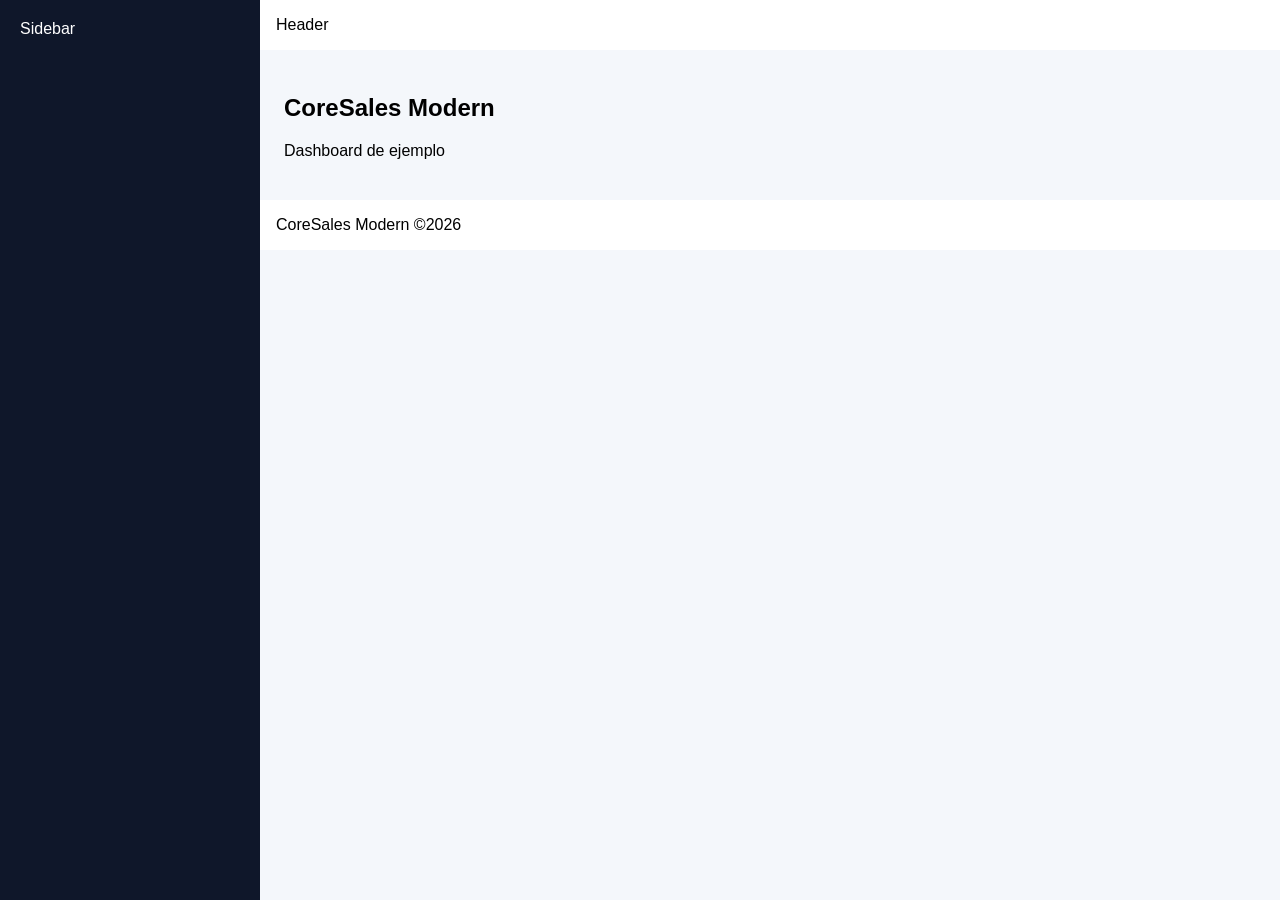
<file: index.html>
<!DOCTYPE html><html lang="es"><head><meta charset="UTF-8"><title>CoreSales Modern</title>
<link rel="stylesheet" href="css/styles.css"></head><body>
<div class="app">
<aside class="sidebar">Sidebar</aside>
<main><header>Header</header><section id="dashboard"></section><footer>CoreSales Modern ©2026</footer></main>
</div>
<script src="js/app.js"></script></body></html>
</file>
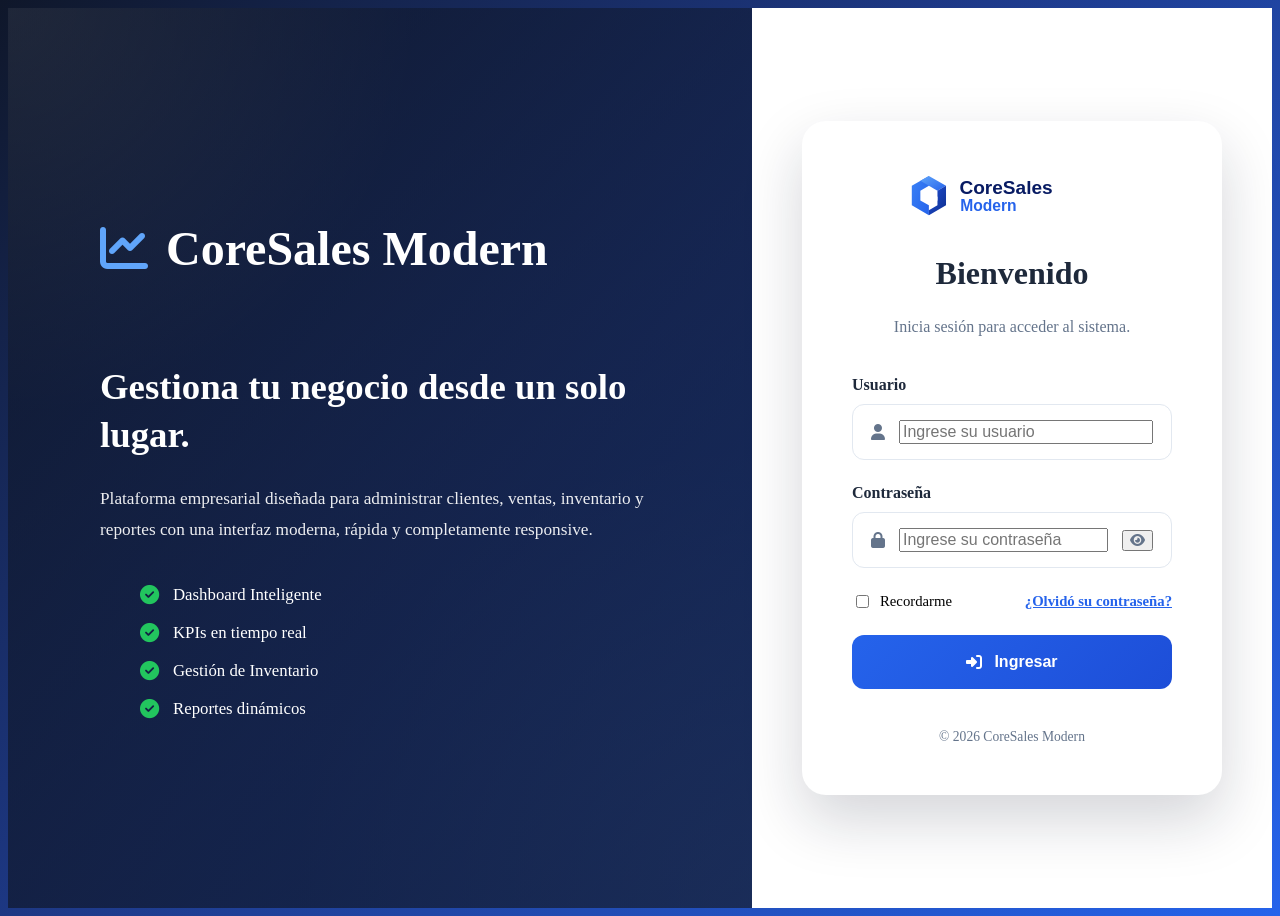
<file: login.html>
<!DOCTYPE html>
<html lang="es">

<head>
    <meta charset="UTF-8">
    <meta name="viewport" content="width=device-width, initial-scale=1.0">

    <title>CoreSales Modern | Iniciar Sesión</title>

    <!-- CSS -->
    <link rel="stylesheet" href="css/reset.css">
    <link rel="stylesheet" href="css/variables.css">
    <link rel="stylesheet" href="css/login.css">

    <!-- Google Fonts -->
    <link rel="preconnect" href="https://fonts.googleapis.com">
    <link rel="preconnect" href="https://fonts.gstatic.com" crossorigin>

    <link href="https://fonts.googleapis.com/css2?family=Inter:wght@300;400;500;600;700&display=swap"
        rel="stylesheet">

    <!-- Font Awesome -->
    <link rel="stylesheet"
        href="https://cdnjs.cloudflare.com/ajax/libs/font-awesome/6.7.2/css/all.min.css">
</head>

<body>

    <main class="login-page">

        <!-- Panel izquierdo -->
        <section class="welcome-panel">

            <div class="overlay"></div>

            <div class="welcome-content">

                <div class="brand">

                    <i class="fa-solid fa-chart-line brand-icon"></i>

                    <h1>CoreSales Modern</h1>

                </div>

                <h2>Gestiona tu negocio desde un solo lugar.</h2>

                <p>

                    Plataforma empresarial diseñada para administrar clientes,
                    ventas, inventario y reportes con una interfaz moderna,
                    rápida y completamente responsive.

                </p>

                <ul>

                    <li>
                        <i class="fa-solid fa-circle-check"></i>
                        Dashboard Inteligente
                    </li>

                    <li>
                        <i class="fa-solid fa-circle-check"></i>
                        KPIs en tiempo real
                    </li>

                    <li>
                        <i class="fa-solid fa-circle-check"></i>
                        Gestión de Inventario
                    </li>

                    <li>
                        <i class="fa-solid fa-circle-check"></i>
                        Reportes dinámicos
                    </li>

                </ul>

            </div>

        </section>

        <!-- Panel derecho -->
        <section class="login-panel">

            <div class="login-card">

                <div class="logo">

                    <!--<i class="fa-solid fa-store"></i>-->
                    <img src="images/coresales-logo.svg" alt="CoreSales">

                </div>

                <h2>Bienvenido</h2>

                <p>

                    Inicia sesión para acceder al sistema.

                </p>

                <form id="loginForm">

                    <div class="input-group">

                        <label for="username">

                            Usuario

                        </label>

                        <div class="input-icon">

                            <i class="fa-solid fa-user"></i>

                            <input
                                type="text"
                                id="username"
                                placeholder="Ingrese su usuario"
                                required>

                        </div>

                    </div>

                    <div class="input-group">

                        <label for="password">

                            Contraseña

                        </label>

                        <div class="input-icon">

                            <i class="fa-solid fa-lock"></i>

                            <input
                                type="password"
                                id="password"
                                placeholder="Ingrese su contraseña"
                                required>

                            <button
                                type="button"
                                id="togglePassword"
                                class="show-password">

                                <i class="fa-solid fa-eye"></i>

                            </button>

                        </div>

                    </div>

                    <div class="options">

                        <label class="remember">

                            <input type="checkbox">

                            Recordarme

                        </label>

                        <a href="#">

                            ¿Olvidó su contraseña?

                        </a>

                    </div>

                    <button
                        class="btn-login"
                        type="submit">

                        <i class="fa-solid fa-right-to-bracket"></i>

                        Ingresar

                    </button>

                </form>

                <div class="footer">

                    © 2026 CoreSales Modern

                </div>

            </div>

        </section>

    </main>

    <script src="js/login.js"></script>

</body>

</html>
</file>
<file: css/styles.css>
@import url('variables.css');
body{margin:0;font-family:Arial,sans-serif;background:#f4f7fb}
.app{display:grid;grid-template-columns:260px 1fr;min-height:100vh}
.sidebar{background:#0f172a;color:#fff;padding:20px}
header,footer{padding:16px;background:#fff}
#dashboard{padding:24px}
</file>
<file: css/variables.css>
/*==================================================
  CoreSales Modern
  Variables Globales
===================================================*/

:root{

    /*==================================================
      PALETA PRINCIPAL
    ==================================================*/

    --primary: #2563EB;
    --primary-dark: #1D4ED8;
    --primary-light: #DBEAFE;

    --secondary: #10B981;
    --secondary-dark: #059669;

    --warning: #F59E0B;
    --danger: #EF4444;
    --success: #22C55E;
    --info: #0EA5E9;

    /*==================================================
      GRISES
    ==================================================*/

    --gray-50: #F8FAFC;
    --gray-100: #F1F5F9;
    --gray-200: #E2E8F0;
    --gray-300: #CBD5E1;
    --gray-400: #94A3B8;
    --gray-500: #64748B;
    --gray-600: #475569;
    --gray-700: #334155;
    --gray-800: #1E293B;
    --gray-900: #0F172A;

    /*==================================================
      FONDOS
    ==================================================*/

    --background: #F5F7FA;
    --surface: #FFFFFF;
    --surface-secondary: #F8FAFC;

    --sidebar-background: #0F172A;
    --sidebar-hover: #1E293B;
    --sidebar-active: #2563EB;

    --header-background: #FFFFFF;

    /*==================================================
      TEXTO
    ==================================================*/

    --text-primary: #1E293B;
    --text-secondary: #64748B;
    --text-light: #94A3B8;
    --text-white: #FFFFFF;

    /*==================================================
      BORDES
    ==================================================*/

    --border-color: #E2E8F0;
    --border-radius-xs: 4px;
    --border-radius-sm: 8px;
    --border-radius-md: 12px;
    --border-radius-lg: 16px;
    --border-radius-xl: 24px;

    /*==================================================
      SOMBRAS
    ==================================================*/

    --shadow-xs:
        0 1px 2px rgba(15,23,42,.05);

    --shadow-sm:
        0 2px 6px rgba(15,23,42,.08);

    --shadow-md:
        0 8px 20px rgba(15,23,42,.10);

    --shadow-lg:
        0 12px 32px rgba(15,23,42,.14);

    --shadow-xl:
        0 18px 48px rgba(15,23,42,.18);

    /*==================================================
      TIPOGRAFÍA
    ==================================================*/

    --font-family:
        "Inter",
        "Segoe UI",
        sans-serif;

    --font-size-xs: .75rem;
    --font-size-sm: .875rem;
    --font-size-md: 1rem;
    --font-size-lg: 1.125rem;
    --font-size-xl: 1.5rem;
    --font-size-2xl: 2rem;
    --font-size-3xl: 2.8rem;

    --font-light: 300;
    --font-normal: 400;
    --font-medium: 500;
    --font-semibold: 600;
    --font-bold: 700;

    --line-height: 1.6;

    /*==================================================
      ESPACIADOS
    ==================================================*/

    --space-1: 4px;
    --space-2: 8px;
    --space-3: 12px;
    --space-4: 16px;
    --space-5: 20px;
    --space-6: 24px;
    --space-8: 32px;
    --space-10: 40px;
    --space-12: 48px;
    --space-16: 64px;

    /*==================================================
      SIDEBAR
    ==================================================*/

    --sidebar-width: 270px;
    --sidebar-collapsed: 85px;

    /*==================================================
      HEADER
    ==================================================*/

    --header-height: 75px;

    /*==================================================
      FOOTER
    ==================================================*/

    --footer-height: 60px;

    /*==================================================
      TARJETAS
    ==================================================*/

    --card-padding: 24px;
    --card-radius: 16px;

    /*==================================================
      BOTONES
    ==================================================*/

    --button-height: 46px;
    --button-radius: 10px;

    /*==================================================
      INPUTS
    ==================================================*/

    --input-height: 48px;
    --input-radius: 10px;

    /*==================================================
      TRANSICIONES
    ==================================================*/

    --transition-fast: .20s ease;
    --transition-normal: .30s ease;
    --transition-slow: .50s ease;

    /*==================================================
      Z-INDEX
    ==================================================*/

    --z-sidebar: 100;
    --z-header: 200;
    --z-dropdown: 300;
    --z-modal: 999;

}
</file>
<file: css/login.css>
/*==================================================
  CoreSales Modern
  Login
===================================================*/

/*==========================================
  BODY
==========================================*/

body{

    background:
    linear-gradient(
        135deg,
        #0F172A 0%,
        #1E3A8A 45%,
        #2563EB 100%
    );

    min-height:100vh;

    overflow:hidden;

}

/*==========================================
  PÁGINA
==========================================*/

.login-page{

    display:grid;

    grid-template-columns:
        1fr
        520px;

    min-height:100vh;

}

/*==========================================
  PANEL IZQUIERDO
==========================================*/

.welcome-panel{

    position:relative;

    display:flex;

    align-items:center;

    justify-content:center;

    padding:80px;

    color:white;

    overflow:hidden;

}

/* Fondo decorativo */

.welcome-panel::before{

    content:"";

    position:absolute;

    inset:0;

    background:

        radial-gradient(circle at top left,
        rgba(255,255,255,.15),
        transparent 35%),

        radial-gradient(circle at bottom right,
        rgba(255,255,255,.08),
        transparent 40%);

}

/* Overlay */

.overlay{

    position:absolute;

    inset:0;

    background:

    linear-gradient(

        rgba(15,23,42,.55),

        rgba(15,23,42,.70)

    );

}

/*==========================================
  CONTENIDO
==========================================*/

.welcome-content{

    position:relative;

    z-index:2;

    max-width:560px;

}

.brand{

    display:flex;

    align-items:center;

    gap:18px;

    margin-bottom:48px;

}

.brand-icon{

    font-size:3rem;

    color:#60A5FA;

}

.brand h1{

    font-size:3rem;

    font-weight:700;

}

.welcome-content h2{

    font-size:2.3rem;

    margin-bottom:24px;

    line-height:1.3;

}

.welcome-content p{

    font-size:1.08rem;

    opacity:.92;

    line-height:1.8;

    margin-bottom:40px;

}

.welcome-content ul{

    display:flex;

    flex-direction:column;

    gap:18px;

}

.welcome-content li{

    display:flex;

    align-items:center;

    gap:14px;

    font-size:1.05rem;

}

.welcome-content li i{

    color:#22C55E;

    font-size:1.2rem;

}

/*==========================================
  PANEL LOGIN
==========================================*/

.login-panel{

    display:flex;

    align-items:center;

    justify-content:center;

    background:white;

    padding:50px;

}

/*==========================================
  TARJETA
==========================================*/

.login-card{

    width:100%;

    max-width:420px;

    background:white;

    border-radius:24px;

    padding:50px;

    box-shadow:

        0 25px 60px rgba(15,23,42,.18);

    animation:fadeCard .7s ease;

}

/*==========================================
  LOGO
==========================================*/
/*
.logo{

    width:90px;

    height:90px;

    margin:0 auto 30px;

    border-radius:50%;

    display:flex;

    justify-content:center;

    align-items:center;

    background:

    linear-gradient(

        135deg,

        var(--primary),

        var(--primary-dark)

    );

    color:white;

    font-size:2rem;

}
*/
.logo{

    display:flex;

    justify-content:center;

    align-items:center;

    width:100%;

    margin-bottom:30px;

    background:none;

    border-radius:0;

}

.logo img{

    width:220px;

    height:auto;

}



/*==========================================
  TÍTULOS
==========================================*/

.login-card h2{

    text-align:center;

    font-size:2rem;

    font-weight:700;

    color:var(--text-primary);

}

.login-card>p{

    text-align:center;

    color:var(--text-secondary);

    margin-top:10px;

    margin-bottom:40px;

}

/*==========================================
  FORMULARIO
==========================================*/

#loginForm{

    display:flex;

    flex-direction:column;

    gap:24px;

}

/*==========================================
  LABEL
==========================================*/

.input-group label{

    display:block;

    margin-bottom:10px;

    font-weight:600;

    color:var(--text-primary);

}

/*==========================================
  INPUT
==========================================*/

.input-icon{

    display:flex;

    align-items:center;

    gap:14px;

    height:54px;

    padding:0 18px;

    border:1px solid var(--border-color);

    border-radius:12px;

    background:white;

    transition:.25s;

}

.input-icon:hover{

    border-color:var(--primary);

}

.input-icon:focus-within{

    border-color:var(--primary);

    box-shadow:

    0 0 0 4px

    rgba(37,99,235,.15);

}

.input-icon i{

    color:var(--gray-500);

}

.input-icon input{

    flex:1;

    font-size:1rem;

}

/*==========================================
  MOSTRAR PASSWORD
==========================================*/

.show-password{

    color:var(--gray-500);

    transition:.25s;

}

.show-password:hover{

    color:var(--primary);

}

/*==========================================
  OPCIONES
==========================================*/

.options{

    display:flex;

    justify-content:space-between;

    align-items:center;

    font-size:.92rem;

}

.remember{

    display:flex;

    align-items:center;

    gap:8px;

    cursor:pointer;

}

.remember input{

    accent-color:var(--primary);

}

.options a{

    color:var(--primary);

    font-weight:600;

}

.options a:hover{

    text-decoration:underline;

}

/*==========================================
  BOTÓN
==========================================*/

.btn-login{

    height:54px;

    border-radius:12px;

    border:none;

    background:

    linear-gradient(

        135deg,

        var(--primary),

        var(--primary-dark)

    );

    color:white;

    font-size:1rem;

    font-weight:600;

    display:flex;

    justify-content:center;

    align-items:center;

    gap:12px;

    transition:.25s;

}

.btn-login:hover{

    transform:translateY(-2px);

    box-shadow:

    0 12px 28px

    rgba(37,99,235,.35);

}

.btn-login:active{

    transform:scale(.98);

}

/*==========================================
  FOOTER
==========================================*/

.footer{

    margin-top:40px;

    text-align:center;

    font-size:.85rem;

    color:var(--text-secondary);

}

/*==========================================
  ANIMACIÓN
==========================================*/

@keyframes fadeCard{

    from{

        opacity:0;

        transform:

        translateY(40px);

    }

    to{

        opacity:1;

        transform:

        translateY(0);

    }

}

/*==========================================
  RESPONSIVE
==========================================*/

@media(max-width:1100px){

    .login-page{

        grid-template-columns:1fr;

    }

    .welcome-panel{

        display:none;

    }

    .login-panel{

        background:

        linear-gradient(

            135deg,

            #0F172A,

            #2563EB

        );

    }

}

@media(max-width:768px){

    .login-panel{

        padding:24px;

    }

    .login-card{

        padding:36px;

        border-radius:18px;

    }

}

@media(max-width:480px){

    .login-card{

        padding:28px;

    }

    .options{

        flex-direction:column;

        gap:14px;

        align-items:flex-start;

    }

}
</file>
